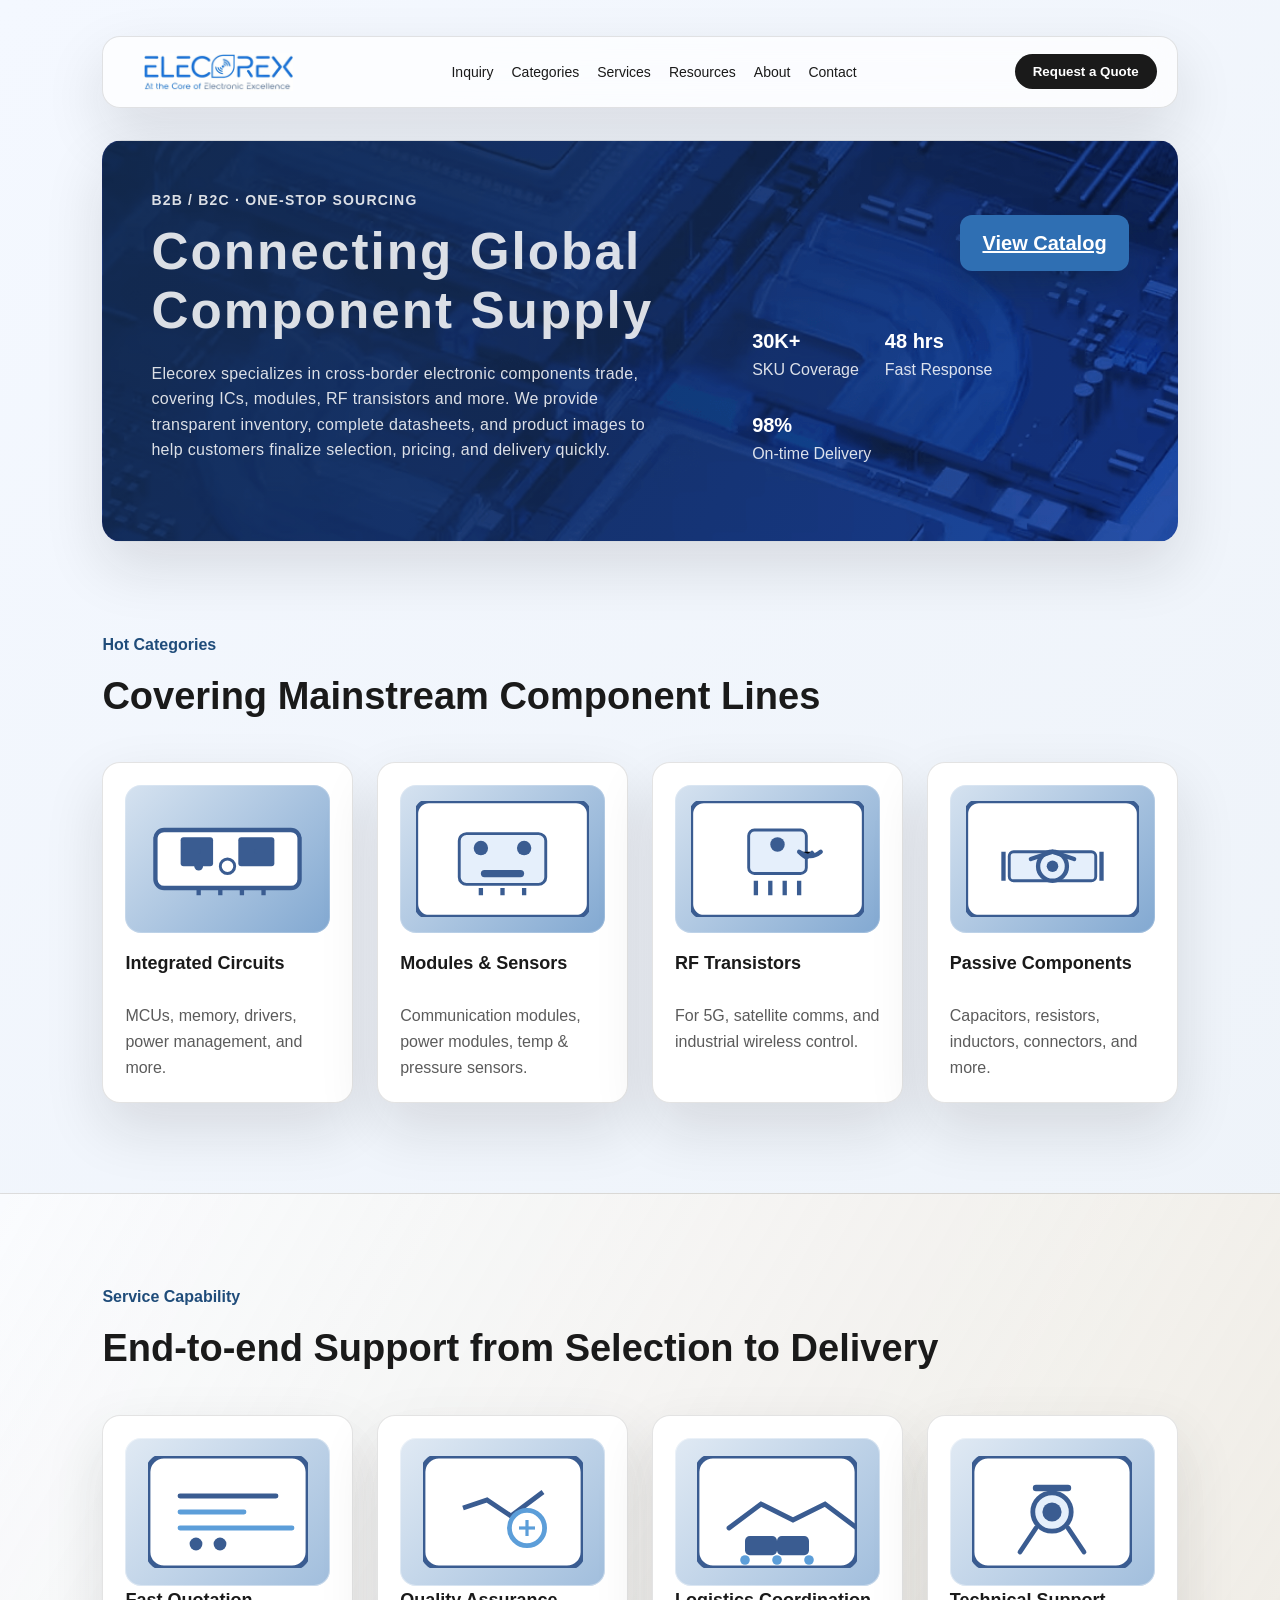
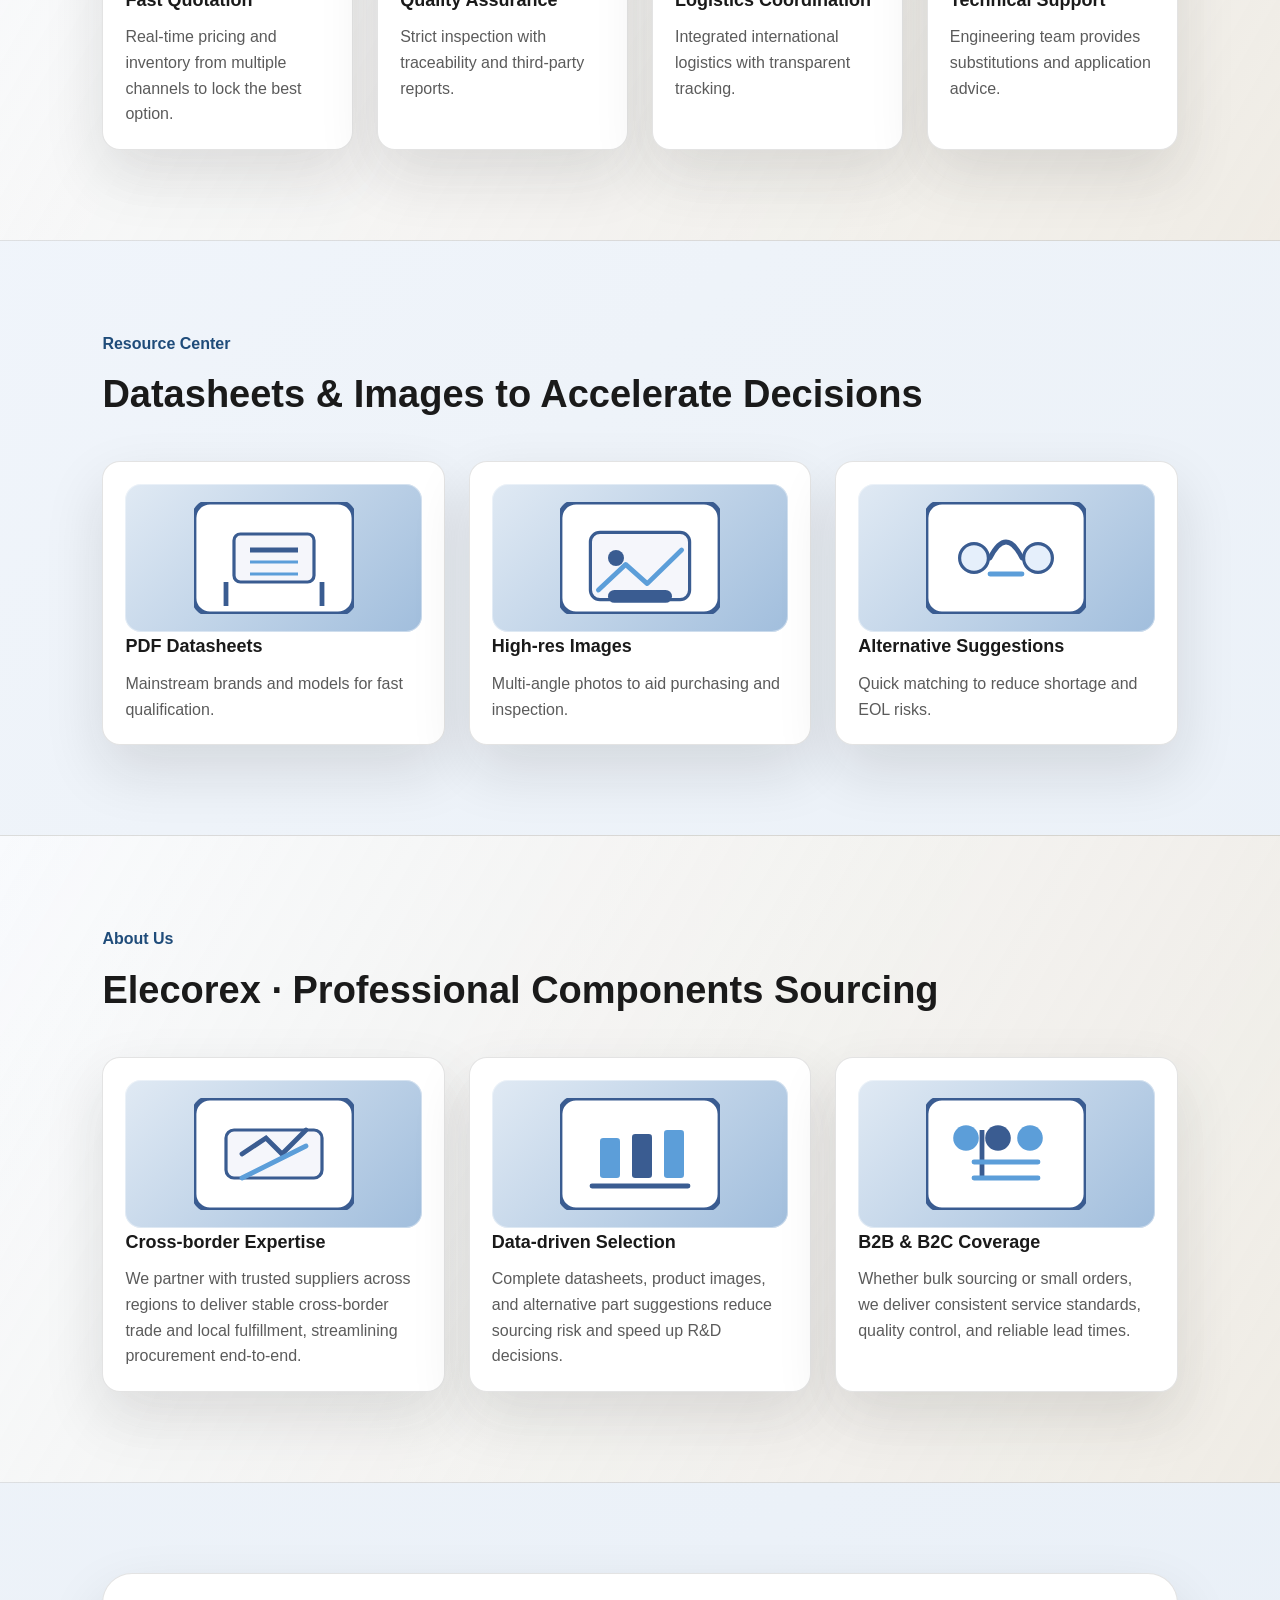
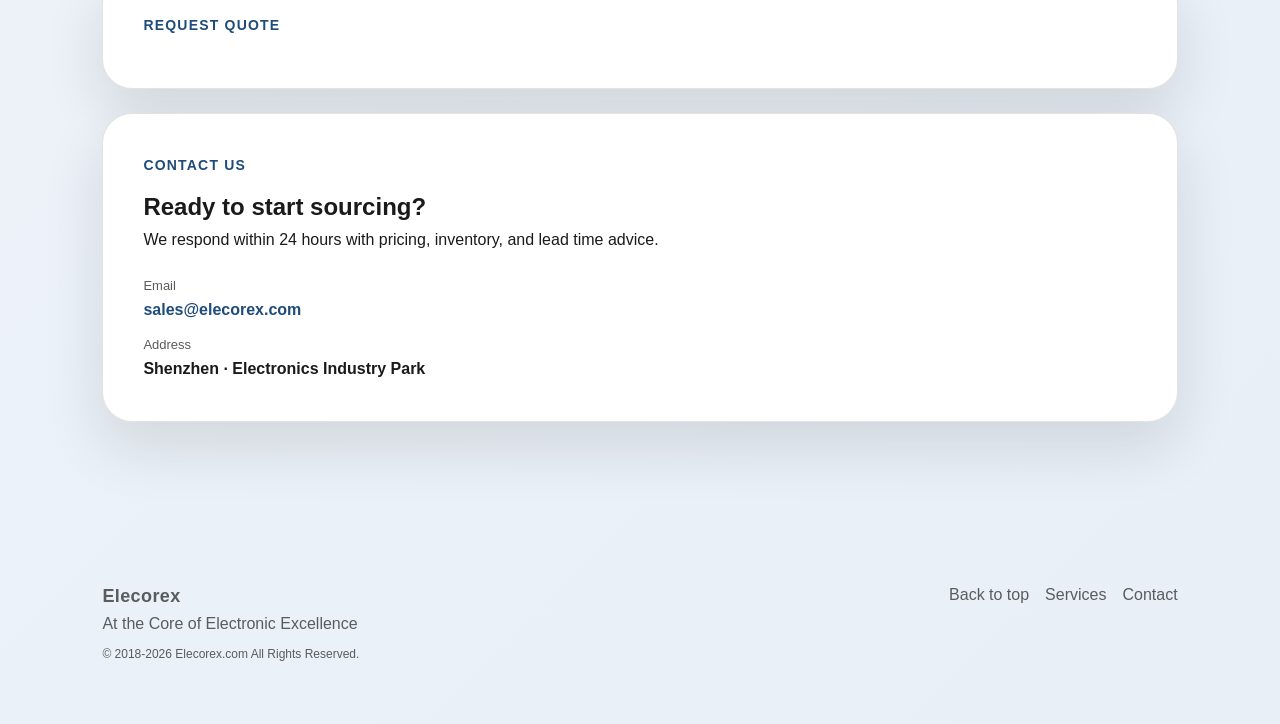
<file: index.html>
<!doctype html>
<html lang="en">
  <head>
    <meta charset="utf-8" />
    <meta name="viewport" content="width=device-width, initial-scale=1" />
    <title>Electronic Components Store: Buy ICs, Modules & Semiconductors | Elecorex</title>
    <meta
      id="meta-desc"
      name="description"
      content="Elecorex offers a wide range of electronic components including ICs modules RF transistors sensors and capacitors with reliable sourcing solutions."
    />
    <meta name="keywords" content="Electronic Components Store: Buy ICs, Modules &amp; Semiconductors"/>
    <meta name="robots" content="index,follow,max-image-preview:large" />
    <link rel="canonical" href="https://www.elecorex.com/" />
    <link rel="icon" href="favicon.ico" sizes="any" />
    <meta property="og:type" content="website" />
    <meta property="og:site_name" content="Elecorex" />
    <meta property="og:title" content="Electronic Components Store: Buy ICs, Modules & Semiconductors | Elecorex" />
    <meta
      property="og:description"
      content="Elecorex offers a wide range of electronic components including ICs modules RF transistors sensors and capacitors with reliable sourcing solutions."
    />
    <meta property="og:url" content="https://www.elecorex.com/" />
    <meta property="og:image" content="https://www.elecorex.com/assets/LOGO.png" />

    <meta name="twitter:card" content="summary_large_image" />
    <meta name="twitter:title" content="Electronic Components Store: Buy ICs, Modules & Semiconductors | Elecorex" />
    <meta
      name="twitter:description"
      content="Elecorex offers a wide range of electronic components including ICs modules RF transistors sensors and capacitors with reliable sourcing solutions."
    />
    <meta name="twitter:image" content="https://www.elecorex.com/assets/LOGO.png" />

    <script type="application/ld+json">
      {
        "@context": "https://schema.org",
        "@graph": [
          {
            "@type": "Organization",
            "name": "Elecorex",
            "url": "https://www.elecorex.com/",
            "logo": "https://www.elecorex.com/assets/LOGO.png",
            "email": "sales@elecorex.com",
            "description": "Professional electronic components sourcing for B2B and B2C customers."
          },
          {
            "@type": "WebSite",
            "name": "Elecorex",
            "url": "https://www.elecorex.com/",
            "publisher": {
              "@type": "Organization",
              "name": "Elecorex"
            }
          }
        ]
      }
    </script>
    <link rel="stylesheet" href="styles.css" />
    <!-- Google tag (gtag.js) -->
<script async src="https://www.googletagmanager.com/gtag/js?id=G-JQVQ27ZQL0"></script>
<script>
  window.dataLayer = window.dataLayer || [];
  function gtag(){dataLayer.push(arguments);}
  gtag('js', new Date());

  gtag('config', 'G-JQVQ27ZQL0');
</script>
  </head>
  <body>
    <div class="page">
      <header class="hero" id="top">
        <nav class="nav">
          <a class="brand" href="index.html">
            <img class="brand-logo" src="assets/LOGO.png" alt="Elecorex logo" />
          </a>
          <div class="nav-links">
            <a href="#inquiry">Inquiry</a>
            <a href="#categories">Categories</a>
            <a href="#services">Services</a>
            <a href="#resources">Resources</a>
            <a href="#about">About</a>
            <a href="#contact">Contact</a>
          </div>
          <div class="nav-actions">
            <button class="nav-cta">Request a Quote</button>
          </div>
        </nav>

        <div
          class="hero-banner"
          role="img"
          aria-label="Electronic components banner"
        >
          <div class="banner-content">
            <div class="banner-grid">
              <div class="banner-left">
                <p class="eyebrow">B2B / B2C · One-stop Sourcing</p>
                <h1>
                  <span class="banner-highlight">Connecting Global Component Supply</span>
                </h1>
                <p class="hero-desc">
                  Elecorex specializes in cross-border electronic components trade, covering ICs,
                  modules, RF transistors and more. We provide transparent inventory, complete
                  datasheets, and product images to help customers finalize selection, pricing,
                  and delivery quickly.
                </p>
              </div>
              <div class="banner-right">
                <div class="hero-actions">
                  <!-- <button class="primary">Talk to Us</button> -->
                  <a class="primary" href="products.html">View Catalog</a>
                </div>
                <div class="hero-metrics">
                  <div>
                    <strong>30K+</strong>
                    <span>SKU Coverage</span>
                  </div>
                  <div>
                    <strong>48 hrs</strong>
                    <span>Fast Response</span>
                  </div>
                  <div>
                    <strong>98%</strong>
                    <span>On-time Delivery</span>
                  </div>
                </div>
              </div>
            </div>
          </div>
        </div>
      </header>

      <section class="section" id="categories">
        <div class="section-title">
          <p>Hot Categories</p>
          <h2>Covering Mainstream Component Lines</h2>
        </div>
        <div class="category-grid">
          <a class="category-card" href="products.html#ic">
            <div class="category-media">
              <img src="assets/ic.svg" alt="Integrated circuits icon" loading="lazy" />
            </div>
            <h3>Integrated Circuits</h3>
            <p>MCUs, memory, drivers, power management, and more.</p>
          </a>
          <a class="category-card" href="products.html#modules">
            <div class="category-media">
              <img src="assets/module.svg" alt="Modules and sensors icon" loading="lazy" />
            </div>
            <h3>Modules & Sensors</h3>
            <p>Communication modules, power modules, temp & pressure sensors.</p>
          </a>
          <a class="category-card" href="products.html#rf">
            <div class="category-media">
              <img src="assets/rf.svg" alt="RF transistors icon" loading="lazy" />
            </div>
            <h3>RF Transistors</h3>
            <p>For 5G, satellite comms, and industrial wireless control.</p>
          </a>
          <a class="category-card" href="products.html#passive">
            <div class="category-media">
              <img src="assets/passive.svg" alt="Passive components icon" loading="lazy" />
            </div>
            <h3>Passive Components</h3>
            <p>Capacitors, resistors, inductors, connectors, and more.</p>
          </a>
        </div>
      </section>

      <section class="section alt" id="services">
        <div class="section-title">
          <p>Service Capability</p>
          <h2>End-to-end Support from Selection to Delivery</h2>
        </div>

        <div class="service-grid">
          <div class="service-card">
            <div class="card-media">
              <img src="assets/service-fast.svg" alt="Fast quotation icon" loading="lazy" />
            </div>
            <h3>Fast Quotation</h3>
            <p>Real-time pricing and inventory from multiple channels to lock the best option.</p>
          </div>
          <div class="service-card">
            <div class="card-media">
              <img src="assets/service-quality.svg" alt="Quality assurance icon" loading="lazy" />
            </div>
            <h3>Quality Assurance</h3>
            <p>Strict inspection with traceability and third-party reports.</p>
          </div>
          <div class="service-card">
            <div class="card-media">
              <img src="assets/service-logistics.svg" alt="Logistics icon" loading="lazy" />
            </div>
            <h3>Logistics Coordination</h3>
            <p>Integrated international logistics with transparent tracking.</p>
          </div>
          <div class="service-card">
            <div class="card-media">
              <img src="assets/service-support.svg" alt="Technical support icon" loading="lazy" />
            </div>
            <h3>Technical Support</h3>
            <p>Engineering team provides substitutions and application advice.</p>
          </div>
        </div>
      </section>

      <section class="section" id="resources">
        <div class="section-title">
          <p>Resource Center</p>
          <h2>Datasheets & Images to Accelerate Decisions</h2>
        </div>

        <div class="resource-grid">
          <div class="resource-card">
            <div class="card-media">
              <img src="assets/resource-datasheet.svg" alt="Datasheet icon" loading="lazy" />
            </div>
            <h3>PDF Datasheets</h3>
            <p>Mainstream brands and models for fast qualification.</p>
          </div>
          <div class="resource-card">
            <div class="card-media">
              <img src="assets/resource-image.svg" alt="Product image icon" loading="lazy" />
            </div>
            <h3>High-res Images</h3>
            <p>Multi-angle photos to aid purchasing and inspection.</p>
          </div>
          <div class="resource-card">
            <div class="card-media">
              <img src="assets/resource-alternative.svg" alt="Alternative icon" loading="lazy" />
            </div>
            <h3>Alternative Suggestions</h3>
            <p>Quick matching to reduce shortage and EOL risks.</p>
          </div>
        </div>
      </section>

      <section class="section alt" id="about">
        <div class="section-title">
          <p>About Us</p>
          <h2>Elecorex · Professional Components Sourcing</h2>
        </div>

        <div class="about-grid">
          <div class="about-card">
            <div class="card-media">
              <img src="assets/about-cross.svg" alt="Cross-border expertise icon" loading="lazy" />
            </div>
            <h3>Cross-border Expertise</h3>
            <p>
              We partner with trusted suppliers across regions to deliver stable cross-border
              trade and local fulfillment, streamlining procurement end-to-end.
            </p>
          </div>
          <div class="about-card">
            <div class="card-media">
              <img src="assets/about-data.svg" alt="Data-driven selection icon" loading="lazy" />
            </div>
            <h3>Data-driven Selection</h3>
            <p>
              Complete datasheets, product images, and alternative part suggestions reduce
              sourcing risk and speed up R&D decisions.
            </p>
          </div>
          <div class="about-card">
            <div class="card-media">
              <img src="assets/about-b2b.svg" alt="B2B B2C icon" loading="lazy" />
            </div>
            <h3>B2B & B2C Coverage</h3>
            <p>
              Whether bulk sourcing or small orders, we deliver consistent service standards,
              quality control, and reliable lead times.
            </p>
          </div>
        </div>
      </section>

      <section class="section contact" id="inquiry">
        <div class="inquiry-card">
          <p class="eyebrow">Request Quote</p>
          <div class="contact-form jotform-embed" aria-label="Inquiry form">
            <script type="text/javascript" src="https://www.jotform.com/jsform/260854511059053"></script>
          </div>
        </div>

        <div class="contact-card" id="contact">
          <div>
            <p class="eyebrow">Contact Us</p>
            <h2>Ready to start sourcing?</h2>
            <p>We respond within 24 hours with pricing, inventory, and lead time advice.</p>
            <div class="contact-info">
              <div>
                <span>Email</span>
                <strong><a href="mailto:sales@elecorex.com">sales@elecorex.com</a></strong>
              </div>
              
              <div>
                <span>Address</span>
                <strong>Shenzhen · Electronics Industry Park</strong>
              </div>
            </div>
          </div>
        </div>
      </section>

      <footer class="footer">
        <div>
          <div class="brand-name">Elecorex</div>
          <p>At the Core of Electronic Excellence</p>
          <p class="footer-copy">© 2018-2026 Elecorex.com All Rights Reserved.</p>
        </div>
        <div class="footer-links">
          <a href="#top">Back to top</a>
          <a href="#services">Services</a>
          <a href="#contact">Contact</a>
        </div>
      </footer>
      <button class="scroll-top" aria-label="Back to top"></button>
    </div>

    <script src="script.js"></script>
  </body>
</html>
</file>
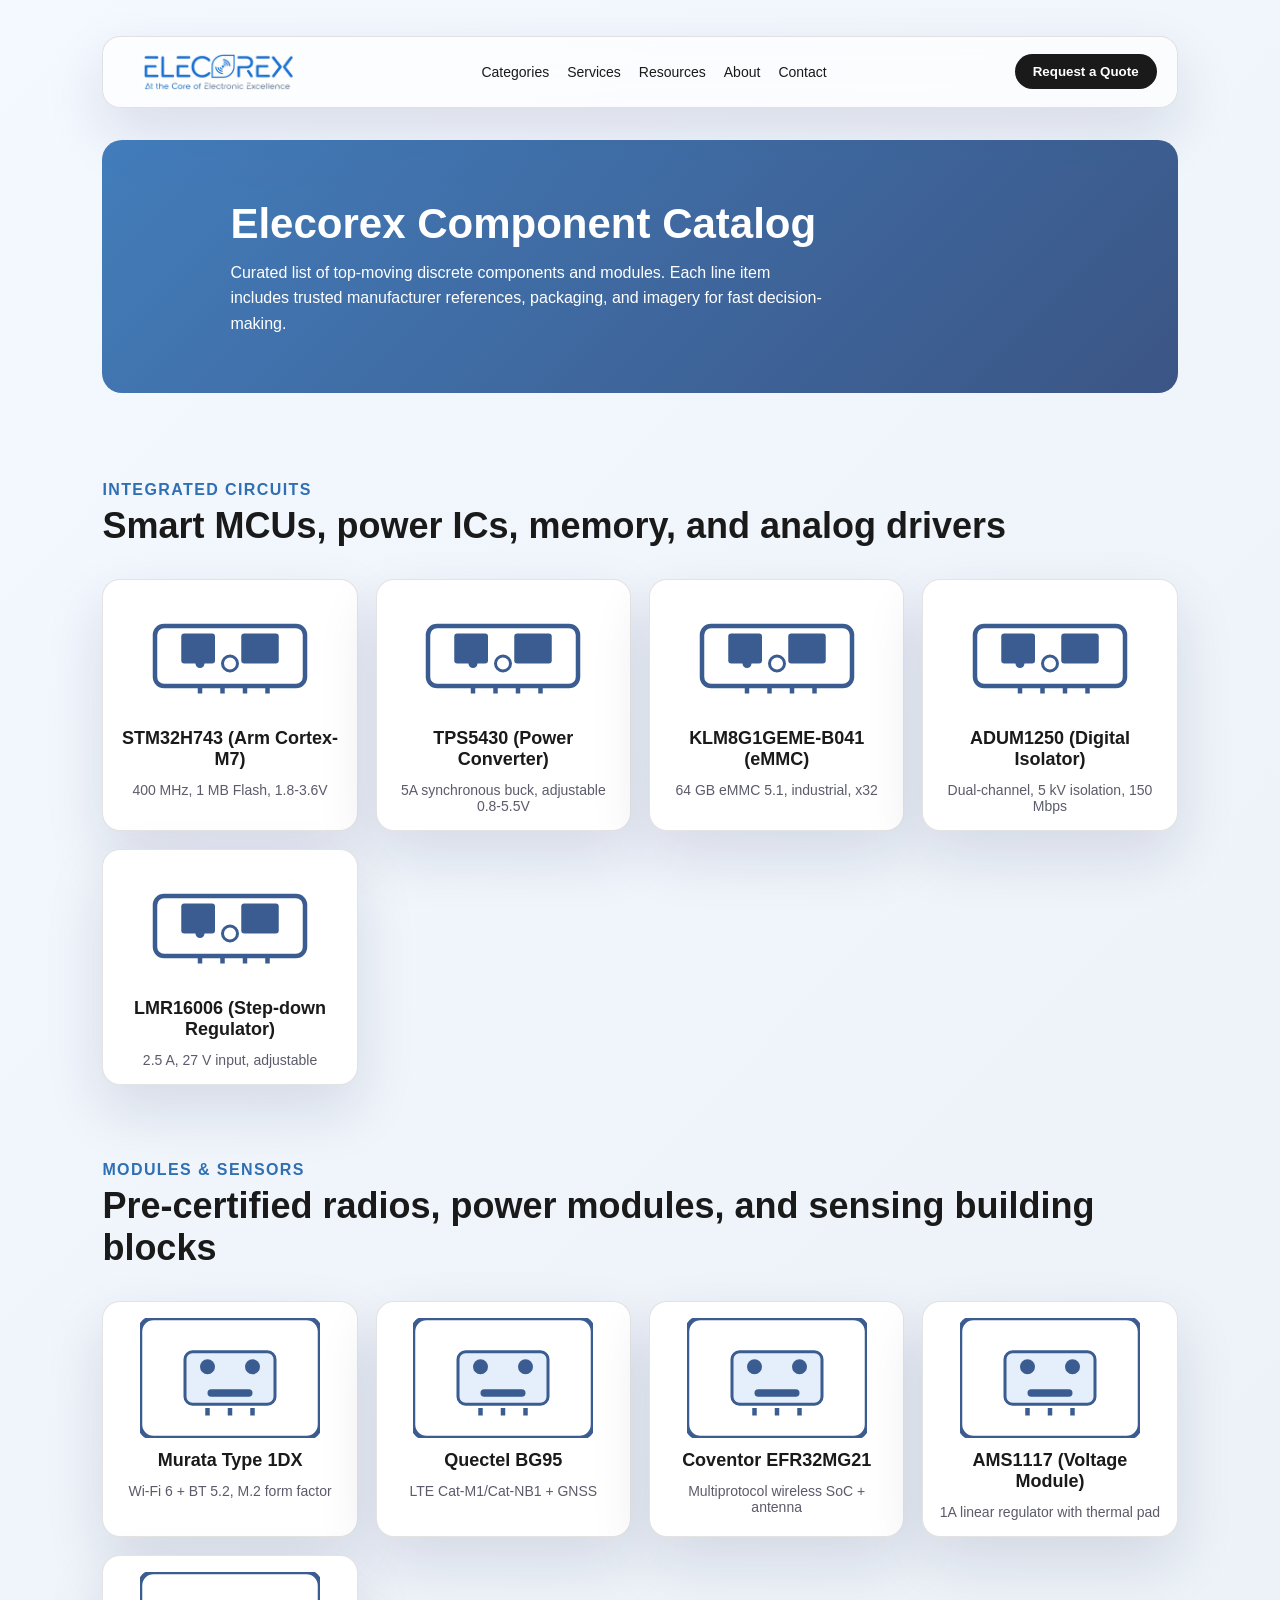
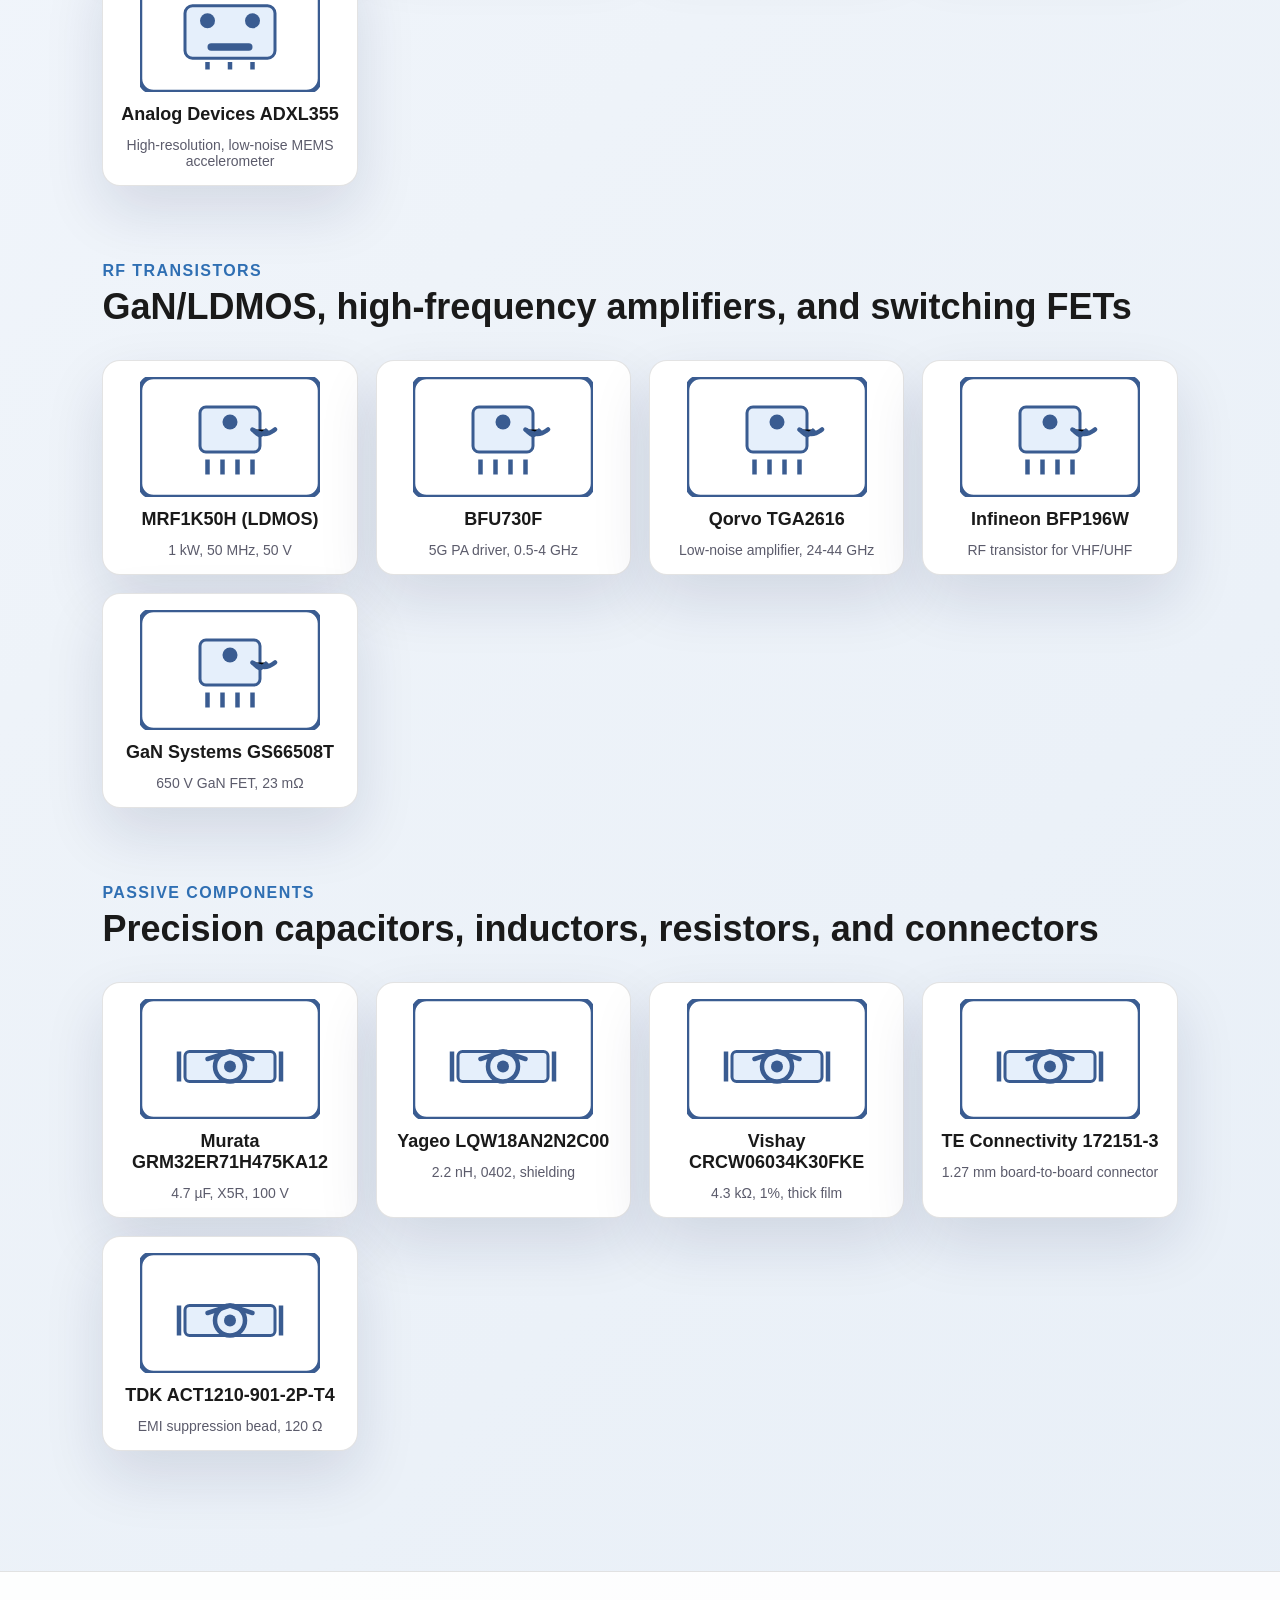
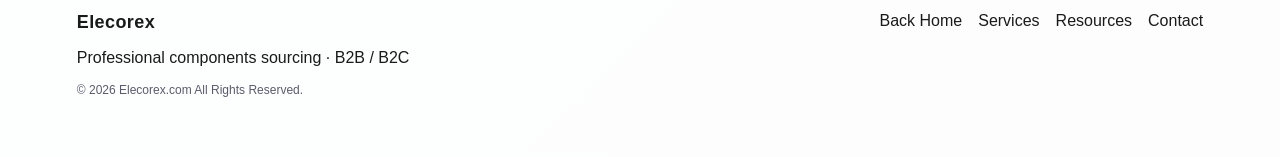
<file: products.html>
<!doctype html>
<html lang="en">
  <head>
    <meta charset="utf-8" />
    <meta name="viewport" content="width=device-width, initial-scale=1" />
    <title>Electronic Components Catalog | IC, RF, Modules | Elecorex</title>
    <meta
      name="description"
      content="Browse Elecorex electronic components catalog covering ICs, modules, RF transistors, and passive components with curated specifications."
    />
    <meta name="robots" content="index,follow,max-image-preview:large" />
    <link rel="canonical" href="https://www.elecorex.com/products.html" />
    <link rel="icon" href="favicon.ico" sizes="any" />

    <meta property="og:type" content="website" />
    <meta property="og:site_name" content="Elecorex" />
    <meta property="og:title" content="Electronic Components Catalog | IC, RF, Modules | Elecorex" />
    <meta
      property="og:description"
      content="Explore Elecorex catalog of ICs, wireless modules, RF transistors, and passive components for sourcing teams and engineers."
    />
    <meta property="og:url" content="https://www.elecorex.com/products.html" />
    <meta property="og:image" content="https://www.elecorex.com/assets/LOGO.png" />

    <meta name="twitter:card" content="summary_large_image" />
    <meta name="twitter:title" content="Electronic Components Catalog | Elecorex" />
    <meta
      name="twitter:description"
      content="Component catalog with ICs, modules, RF parts, and passive devices."
    />
    <meta name="twitter:image" content="https://www.elecorex.com/assets/LOGO.png" />

    <script type="application/ld+json">
      {
        "@context": "https://schema.org",
        "@type": "CollectionPage",
        "name": "Elecorex Component Catalog",
        "url": "https://www.elecorex.com/products.html",
        "description": "Catalog of integrated circuits, modules, RF transistors, and passive components.",
        "isPartOf": {
          "@type": "WebSite",
          "name": "Elecorex",
          "url": "https://www.elecorex.com/"
        },
        "publisher": {
          "@type": "Organization",
          "name": "Elecorex",
          "url": "https://www.elecorex.com/",
          "logo": "https://www.elecorex.com/assets/LOGO.png"
        }
      }
    </script>
    <link rel="stylesheet" href="products.css" />
  </head>
  <body>
    <div class="page">
      <header class="hero" id="top">
        <nav class="nav">
          <a class="brand" href="index.html">
            <img class="brand-logo" src="assets/LOGO.png" alt="Elecorex logo" />
          </a>
          <div class="nav-links">
            <a href="index.html#categories">Categories</a>
            <a href="index.html#services">Services</a>
            <a href="index.html#resources">Resources</a>
            <a href="index.html#about">About</a>
            <a href="index.html#contact">Contact</a>
          </div>
          <div class="nav-actions">
            <button class="nav-cta">Request a Quote</button>
          </div>
        </nav>

        <div class="hero-banner minimal">
          <div class="banner-text">
            <h1>Elecorex Component Catalog</h1>
            <p>
              Curated list of top-moving discrete components and modules. Each line item
              includes trusted manufacturer references, packaging, and imagery for fast
              decision-making.
            </p>
          </div>
        </div>
      </header>

      <main>
        <section class="product-section" id="ic">
          <div class="section-header">
            <div>
              <p>Integrated Circuits</p>
              <h2>Smart MCUs, power ICs, memory, and analog drivers</h2>
            </div>
          </div>
          <div class="product-grid">
            <article class="product-card">
              <img src="assets/ic.svg" alt="IC 1" />
              <h3>STM32H743 (Arm Cortex-M7)</h3>
              <p>400 MHz, 1 MB Flash, 1.8-3.6V</p>
            </article>
            <article class="product-card">
              <img src="assets/ic.svg" alt="IC 2" />
              <h3>TPS5430 (Power Converter)</h3>
              <p>5A synchronous buck, adjustable 0.8-5.5V</p>
            </article>
            <article class="product-card">
              <img src="assets/ic.svg" alt="IC 3" />
              <h3>KLM8G1GEME-B041 (eMMC)</h3>
              <p>64 GB eMMC 5.1, industrial, x32</p>
            </article>
            <article class="product-card">
              <img src="assets/ic.svg" alt="IC 4" />
              <h3>ADUM1250 (Digital Isolator)</h3>
              <p>Dual-channel, 5 kV isolation, 150 Mbps</p>
            </article>
            <article class="product-card">
              <img src="assets/ic.svg" alt="IC 5" />
              <h3>LMR16006 (Step-down Regulator)</h3>
              <p>2.5 A, 27 V input, adjustable</p>
            </article>
          </div>
        </section>

        <section class="product-section" id="modules">
          <div class="section-header">
            <div>
              <p>Modules & Sensors</p>
              <h2>Pre-certified radios, power modules, and sensing building blocks</h2>
            </div>
          </div>
          <div class="product-grid">
            <article class="product-card">
              <img src="assets/module.svg" alt="Module 1" />
              <h3>Murata Type 1DX</h3>
              <p>Wi-Fi 6 + BT 5.2, M.2 form factor</p>
            </article>
            <article class="product-card">
              <img src="assets/module.svg" alt="Module 2" />
              <h3>Quectel BG95</h3>
              <p>LTE Cat-M1/Cat-NB1 + GNSS</p>
            </article>
            <article class="product-card">
              <img src="assets/module.svg" alt="Module 3" />
              <h3>Coventor EFR32MG21</h3>
              <p>Multiprotocol wireless SoC + antenna</p>
            </article>
            <article class="product-card">
              <img src="assets/module.svg" alt="Module 4" />
              <h3>AMS1117 (Voltage Module)</h3>
              <p>1A linear regulator with thermal pad</p>
            </article>
            <article class="product-card">
              <img src="assets/module.svg" alt="Module 5" />
              <h3>Analog Devices ADXL355</h3>
              <p>High-resolution, low-noise MEMS accelerometer</p>
            </article>
          </div>
        </section>

        <section class="product-section" id="rf">
          <div class="section-header">
            <div>
              <p>RF Transistors</p>
              <h2>GaN/LDMOS, high-frequency amplifiers, and switching FETs</h2>
            </div>
          </div>
          <div class="product-grid">
            <article class="product-card">
              <img src="assets/rf.svg" alt="RF 1" />
              <h3>MRF1K50H (LDMOS)</h3>
              <p>1 kW, 50 MHz, 50 V</p>
            </article>
            <article class="product-card">
              <img src="assets/rf.svg" alt="RF 2" />
              <h3>BFU730F</h3>
              <p>5G PA driver, 0.5-4 GHz</p>
            </article>
            <article class="product-card">
              <img src="assets/rf.svg" alt="RF 3" />
              <h3>Qorvo TGA2616</h3>
              <p>Low-noise amplifier, 24-44 GHz</p>
            </article>
            <article class="product-card">
              <img src="assets/rf.svg" alt="RF 4" />
              <h3>Infineon BFP196W</h3>
              <p>RF transistor for VHF/UHF</p>
            </article>
            <article class="product-card">
              <img src="assets/rf.svg" alt="RF 5" />
              <h3>GaN Systems GS66508T</h3>
              <p>650 V GaN FET, 23 mΩ</p>
            </article>
          </div>
        </section>

        <section class="product-section" id="passive">
          <div class="section-header">
            <div>
              <p>Passive Components</p>
              <h2>Precision capacitors, inductors, resistors, and connectors</h2>
            </div>
          </div>
          <div class="product-grid">
            <article class="product-card">
              <img src="assets/passive.svg" alt="Passive 1" />
              <h3>Murata GRM32ER71H475KA12</h3>
              <p>4.7 µF, X5R, 100 V</p>
            </article>
            <article class="product-card">
              <img src="assets/passive.svg" alt="Passive 2" />
              <h3>Yageo LQW18AN2N2C00</h3>
              <p>2.2 nH, 0402, shielding</p>
            </article>
            <article class="product-card">
              <img src="assets/passive.svg" alt="Passive 3" />
              <h3>Vishay CRCW06034K30FKE</h3>
              <p>4.3 kΩ, 1%, thick film</p>
            </article>
            <article class="product-card">
              <img src="assets/passive.svg" alt="Passive 4" />
              <h3>TE Connectivity 172151-3</h3>
              <p>1.27 mm board-to-board connector</p>
            </article>
            <article class="product-card">
              <img src="assets/passive.svg" alt="Passive 5" />
              <h3>TDK ACT1210-901-2P-T4</h3>
              <p>EMI suppression bead, 120 Ω</p>
            </article>
          </div>
        </section>
      </main>

      <footer class="footer">
        <div>
          <div class="brand-name">Elecorex</div>
          <p>Professional components sourcing · B2B / B2C</p>
          <p class="footer-copy">© 2026 Elecorex.com All Rights Reserved.</p>
        </div>
        <div class="footer-links">
          <a href="index.html#top">Back Home</a>
          <a href="index.html#services">Services</a>
          <a href="index.html#resources">Resources</a>
          <a href="index.html#contact">Contact</a>
        </div>
      </footer>
      <button class="scroll-top" aria-label="Back to top"></button>
    </div>

    <script src="script.js"></script>
  </body>
</html>
</file>
<file: styles.css>
@import url("https://fonts.googleapis.com/css2?family=Space+Grotesk:wght@400;500;600;700&display=swap");

:root {
  color-scheme: light;
  --bg: #f6f2ec;
  --bg-alt: #f0ebe2;
  --ink: #1a1a1a;
  --muted: #5b5b5b;
  --accent: #2f6fb3;
  --accent-strong: #1f4c7a;
  --card: #ffffff;
  --stroke: rgba(26, 26, 26, 0.12);
  --glow: rgba(47, 111, 179, 0.18);
  --shadow: 0 25px 60px rgba(26, 26, 26, 0.12);
}

* {
  box-sizing: border-box;
  margin: 0;
  padding: 0;
}

body {
  font-family: "Arial", sans-serif;
  background: linear-gradient(135deg, #f4f8ff 0%, #eef3f9 50%, #e8eff7 100%);
  color: var(--ink);
  line-height: 1.6;
}

.page {
  min-height: 100vh;
  display: flex;
  flex-direction: column;
}

.hero {
  padding: 36px 8vw 0px;
  position: relative;
  z-index: 1;
}

.nav {
  display: flex;
  align-items: center;
  justify-content: space-between;
  gap: 24px;
  padding: 16px 20px;
  background: rgba(255, 255, 255, 0.7);
  border: 1px solid var(--stroke);
  border-radius: 18px;
  backdrop-filter: blur(12px);
  box-shadow: var(--shadow);
  flex-wrap: wrap;
}

.nav-actions {
  display: flex;
  align-items: center;
  gap: 12px;
}

.brand {
  display: flex;
  align-items: center;
  gap: 14px;
  margin-left: 20px;
}

.brand-logo {
  width: 150px;
  height: auto;
  display: block;
  object-fit: contain;
}

.brand-name {
  font-weight: 700;
  font-size: 18px;
  letter-spacing: 0.4px;
}

.brand-sub {
  font-size: 12px;
  color: var(--muted);
}

.nav-links {
  display: flex;
  gap: 18px;
  flex-wrap: wrap;
}

.nav a {
  text-decoration: none;
  color: var(--ink);
  font-size: 14px;
  position: relative;
}

.nav a::after {
  content: "";
  position: absolute;
  left: 0;
  bottom: -6px;
  width: 0;
  height: 2px;
  background: var(--accent);
  transition: width 0.3s ease;
}

.nav a:hover::after {
  width: 100%;
}

.nav-cta {
  background: var(--ink);
  color: #fff;
  border: none;
  border-radius: 999px;
  padding: 10px 18px;
  font-weight: 600;
  cursor: pointer;
  transition: background 0.25s ease, transform 0.2s ease, box-shadow 0.25s ease;
}

.nav-cta:hover,
.nav-cta:focus-visible {
  background: var(--accent-strong);
  box-shadow: 0 10px 22px rgba(31, 76, 122, 0.18);
  transform: translateY(-1px);
}

.nav-cta:focus-visible {
  outline: 3px solid rgba(47, 111, 179, 0.35);
  outline-offset: 3px;
}

.scroll-top {
  position: fixed;
  right: 22px;
  bottom: 22px;
  width: 46px;
  height: 46px;
  border: none;
  border-radius: 50%;
  background: var(--ink);
  color: #fff;
  display: inline-flex;
  align-items: center;
  justify-content: center;
  font-size: 20px;
  cursor: pointer;
  box-shadow: 0 18px 38px rgba(26, 26, 26, 0.2);
  opacity: 0;
  visibility: hidden;
  transform: translateY(12px);
  transition: opacity 0.25s ease, transform 0.2s ease, background 0.25s ease;
  z-index: 1000;
}

.scroll-top::before {
  content: "↑";
  line-height: 1;
}

.scroll-top.show {
  opacity: 1;
  visibility: visible;
  transform: translateY(0);
}

.scroll-top:hover,
.scroll-top:focus-visible {
  background: var(--accent-strong);
}

.scroll-top:focus-visible {
  outline: 3px solid rgba(47, 111, 179, 0.35);
  outline-offset: 4px;
}

.hero-banner {
  min-height: 360px;
  border-radius: 20px;
  border: 1px solid var(--stroke);
  background: url("assets/homebanner.png") center/cover no-repeat;
  box-shadow: var(--shadow);
  position: relative;
  overflow: hidden;
  display: flex;
  align-items: center;
  margin-top: 32px;
}

.hero-grid {
  display: grid;
  grid-template-columns: minmax(0, 1.1fr) minmax(0, 0.9fr);
  gap: 48px;
  margin-top: 60px;
  align-items: center;
}

.hero-banner::before {
  content: "";
  position: absolute;
  inset: 0;
  background: linear-gradient(120deg, rgba(15, 38, 64, 0.65), rgba(15, 38, 64, 0.15));
}

.banner-content {
  position: relative;
  z-index: 1;
  padding: 48px;
  max-width: 1100px;
  color: #ffffff;
}

.banner-grid {
  display: flex;
  gap: 36px;
  align-items: stretch;
  justify-content: space-between;
}

.banner-left {
  flex: 1.2;
}

.banner-right {
  flex: 0.8;
  display: flex;
  flex-direction: column;
  justify-content: center;
  gap: 24px;
  align-items: flex-end;
}

.banner-right .hero-actions,
.banner-right .hero-metrics {
  width: 100%;
}

.banner-left h1 {
  line-height: 1.3;
  margin-bottom: 18px;
}

.banner-left .hero-desc {
  max-width: 520px;
  color: rgba(255, 255, 255, 0.9);
  letter-spacing: 0.02em;
}

.banner-right .hero-actions {
  justify-content: flex-end;
}

.banner-content .eyebrow,
.banner-content .hero-desc,
.banner-content .hero-metrics span {
  color: rgba(255, 255, 255, 0.85);
}

.banner-content h1 span,
.banner-content .hero-metrics strong {
  color: #ffffff;
}

.banner-highlight {
  color: #8ad2ff;
  display: block;
  letter-spacing: 0.04em;
}

.banner-content .ghost {
  border: 1px solid rgba(255, 255, 255, 0.6);
  color: #ffffff;
}

.banner-content .primary {
  box-shadow: 0 16px 30px rgba(15, 38, 64, 0.35);
}

.eyebrow {
  font-size: 14px;
  text-transform: uppercase;
  letter-spacing: 1.2px;
  color: var(--accent-strong);
  font-weight: 600;
  margin-bottom: 12px;
}

.hero h1 {
  font-size: clamp(32px, 4vw, 54px);
  line-height: 1.15;
  margin-bottom: 20px;
}

.hero h1 span {
  display: block;
  color: rgba(255, 255, 255, 0.85);
}

.hero-desc {
  color: var(--muted);
  max-width: 540px;
  margin-bottom: 30px;
}

.hero-actions {
  display: flex;
  gap: 16px;
  margin-bottom: 30px;
}

.primary,
.ghost,
.contact-form button,
.chip-footer button {
  padding: 12px 22px;
  border-radius: 12px;
  font-weight: 600;
  border: none;
  cursor: pointer;
  transition: transform 0.2s ease, box-shadow 0.2s ease;
}

.primary {
  background: var(--accent);
  color: #fff;
  font-size: 20px;
}

.ghost {
  background: transparent;
  border: 1px solid var(--stroke);
}

.primary:hover,
.ghost:hover,
.contact-form button:hover,
.chip-footer button:hover {
  transform: translateY(-2px);
  box-shadow: 0 16px 30px rgba(26, 26, 26, 0.18);
}
.primary:hover{
  color:#2f6fb3;
  background-color: #e8eff7;
}

.hero-metrics {
  display: flex;
  gap: 26px;
  flex-wrap: wrap;
}

.hero-metrics strong {
  font-size: 20px;
  display: block;
}

.hero-visual {
  display: grid;
  gap: 24px;
}

.chip-card,
.stats-card {
  background: var(--card);
  border-radius: 24px;
  padding: 28px;
  border: 1px solid var(--stroke);
  box-shadow: var(--shadow);
}

.chip-top {
  display: flex;
  justify-content: space-between;
  color: var(--muted);
  font-size: 13px;
}

.chip-card h3 {
  font-size: 22px;
  margin: 16px 0 8px;
}

.chip-card p {
  color: var(--muted);
  margin-bottom: 20px;
}

.chip-footer {
  display: flex;
  align-items: center;
  justify-content: space-between;
}

.chip-footer span {
  font-size: 12px;
  color: var(--muted);
}

.stats-card h4 {
  font-size: 18px;
  margin-bottom: 12px;
}

.stats-card ul {
  list-style: none;
  display: grid;
  gap: 10px;
  color: var(--muted);
}

.section {
  padding: 90px 8vw;
  position: relative;
  z-index: 1;
}

.section.alt {
  background: linear-gradient(120deg, rgba(255, 255, 255, 0.6), rgba(240, 235, 226, 0.85));
  border-top: 1px solid var(--stroke);
  border-bottom: 1px solid var(--stroke);
}

.section-title {
  margin-bottom: 36px;
}

.section-title p {
  color: var(--accent-strong);
  font-weight: 600;
  margin-bottom: 8px;
}

.section-title h2 {
  font-size: clamp(26px, 3vw, 38px);
}

.section-media {
  display: flex;
  justify-content: center;
  margin-bottom: 24px;
}

.section-media img {
  width: min(320px, 80%);
  max-width: 320px;
  border-radius: 24px;
  border: 1px solid rgba(26, 26, 26, 0.08);
  box-shadow: 0 16px 30px rgba(26, 26, 26, 0.08);
}

.about-grid,
.service-grid,
.category-grid,
.resource-grid {
  display: grid;
  gap: 24px;
  grid-template-columns: repeat(auto-fit, minmax(220px, 1fr));
}

.about-card,
.service-card,
.category-card,
.resource-card {
  background: var(--card);
  border-radius: 18px;
  padding: 22px;
  border: 1px solid var(--stroke);
  box-shadow: var(--shadow);
  min-height: 160px;
}

.about-card h3,
.service-card h3,
.category-card h3,
.resource-card h3 {
  margin-bottom: 10px;
  font-size: 18px;
}

.about-card p,
.service-card p,
.category-card p,
.resource-card p {
  color: var(--muted);
}

.category-card {
  display: flex;
  flex-direction: column;
  gap: 16px;
  text-decoration: none;
  color: inherit;
}

.category-media {
  border-radius: 16px;
  background: linear-gradient(135deg, rgba(47, 111, 179, 0.2), rgba(47, 111, 179, 0.6));
  padding: 16px;
  display: flex;
  align-items: center;
  justify-content: center;
  min-height: 140px;
  box-shadow: inset 0 0 0 1px rgba(255, 255, 255, 0.2);
}

.category-media img {
  width: 100%;
  max-height: 120px;
  object-fit: contain;
}

.card-media {
  border-radius: 16px;
  background: linear-gradient(135deg, rgba(47, 111, 179, 0.15), rgba(47, 111, 179, 0.45));
  padding: 18px;
  display: flex;
  align-items: center;
  justify-content: center;
  min-height: 120px;
  box-shadow: inset 0 0 0 1px rgba(255, 255, 255, 0.4);
}

.card-media img {
  width: 100%;
  max-width: 160px;
  object-fit: contain;
}

.contact {
  display: grid;
  gap: 24px;
  padding-bottom: 120px;
}

.inquiry-card {
  background: var(--card);
  border-radius: 30px;
  border: 1px solid var(--stroke);
  padding: 40px;
  box-shadow: var(--shadow);
}

.contact-card {
  background: var(--card);
  border-radius: 30px;
  border: 1px solid var(--stroke);
  padding: 40px;
  box-shadow: var(--shadow);
}

.contact-info {
  margin-top: 24px;
  display: grid;
  gap: 12px;
}

.contact-info span {
  display: block;
  color: var(--muted);
  font-size: 13px;
}

.contact-info a {
  color: var(--accent-strong);
  text-decoration: none;
}

.contact-form {
  display: grid;
  gap: 16px;
}

.contact-form label {
  font-size: 14px;
  color: var(--muted);
  display: grid;
  gap: 8px;
}

.contact-form input,
.contact-form textarea {
  border-radius: 12px;
  border: 1px solid var(--stroke);
  padding: 12px;
  font-family: inherit;
  resize: vertical;
}

.contact-form button {
  background: var(--accent-strong);
  color: #fff;
}

.form-note {
  font-size: 12px;
  color: var(--muted);
}

.footer {
  padding: 40px 8vw 60px;
  display: flex;
  justify-content: space-between;
  gap: 24px;
  color: var(--muted);
}

.footer-links {
  display: flex;
  gap: 16px;
}

.footer a {
  color: var(--muted);
  text-decoration: none;
}

.footer-copy {
  font-size: 12px;
  color: var(--muted);
  margin-top: 8px;
}

.reveal {
  opacity: 0;
  transform: translateY(30px);
  transition: opacity 0.8s ease, transform 0.8s ease;
}

.reveal.show {
  opacity: 1;
  transform: translateY(0);
}

@media (max-width: 980px) {
  .hero-grid {
    grid-template-columns: 1fr;
  }

  .nav {
    flex-direction: column;
    align-items: flex-start;
  }

  .nav-actions {
    width: 100%;
    flex-wrap: wrap;
    justify-content: space-between;
  }

  .nav-links {
    gap: 12px;
  }

  .brand-logo {
    width: 110px;
  }
}

@media (max-width: 720px) {
  .hero {
    padding: 24px 6vw 80px;
  }

  .banner-content {
    padding: 24px 0;
  }

  .banner-grid {
    flex-direction: column;
    gap: 20px;
  }

  .banner-right {
    width: 100%;
    align-items: flex-start;
    gap: 16px;
  }

  .banner-right .hero-actions {
    justify-content: flex-start;
  }

  .hero-actions {
    flex-direction: column;
    align-items: flex-start;
  }

  .hero-metrics {
    gap: 18px;
  }

  .footer {
    flex-direction: column;
  }

  .hero-banner {
    height: auto;
    margin: 20px 6vw 0;
    padding: 26px 8vw 32px;
    min-height: auto;
    flex-direction: column;
    align-items: flex-start;
  }
}
</file>
<file: products.css>
@import url("https://fonts.googleapis.com/css2?family=Space+Grotesk:wght@400;500;600;700&display=swap");

:root {
  color-scheme: light;
  --bg: linear-gradient(135deg, #f4f8ff 0%, #eef3f9 50%, #e8eff7 100%);
  --card: #ffffff;
  --ink: #1a1a1a;
  --muted: #5b5b6b;
  --accent: #2f6fb3;
  --accent-strong: #1f4c7a;
  --stroke: rgba(26, 26, 26, 0.12);
  --shadow: 0 25px 60px rgba(19, 28, 73, 0.12);
}

* {
  box-sizing: border-box;
}

body {
  font-family: "Arial", sans-serif;
  margin: 0;
  background: var(--bg);
  color: var(--ink);
  -webkit-font-smoothing: antialiased;
}

.page {
  min-height: 100vh;
  display: flex;
  flex-direction: column;
}

.hero {
  padding: 36px 8vw 0px;
  position: relative;
  z-index: 1;
}

.hero h1 {
  font-size: clamp(32px, 4vw, 54px);
  line-height: 1.15;
  margin-bottom: 20px;
}

.hero h1 span {
  display: block;
  color: rgba(255, 255, 255, 0.85);
}

.hero-desc {
  color: var(--muted);
  max-width: 540px;
  margin-bottom: 30px;
}

.hero-actions {
  display: flex;
  gap: 16px;
  margin-bottom: 30px;
}

.nav {
  display: flex;
  align-items: center;
  justify-content: space-between;
  gap: 24px;
  padding: 16px 20px;
  background: rgba(255, 255, 255, 0.7);
  border: 1px solid var(--stroke);
  border-radius: 18px;
  backdrop-filter: blur(12px);
  box-shadow: var(--shadow);
  flex-wrap: wrap;
}

.nav-actions {
  display: flex;
  align-items: center;
  gap: 12px;
}

.brand {
  display: flex;
  align-items: center;
  gap: 14px;
  margin-left: 20px;
}

.brand-logo {
  width: 150px;
  height: auto;
  display: block;
  object-fit: contain;
}

.brand-name {
  font-weight: 700;
  font-size: 18px;
  letter-spacing: 0.4px;
}

.brand-sub {
  font-size: 12px;
  color: var(--muted);
}

.nav-links {
  display: flex;
  gap: 18px;
  flex-wrap: wrap;
}

.nav a {
  text-decoration: none;
  color: var(--ink);
  font-size: 14px;
  position: relative;
}

.nav a::after {
  content: "";
  position: absolute;
  left: 0;
  bottom: -6px;
  width: 0;
  height: 2px;
  background: var(--accent);
  transition: width 0.3s ease;
}

.nav a:hover::after {
  width: 100%;
}

.nav-cta {
  display: inline-flex;
  align-items: center;
  justify-content: center;
  text-decoration: none;
  background: var(--ink);
  color: #fff;
  border: none;
  border-radius: 999px;
  padding: 10px 18px;
  font-weight: 600;
  cursor: pointer;
  transition: background 0.25s ease, transform 0.2s ease, box-shadow 0.25s ease;
}

.nav-cta::after {
  display: none;
}

.nav-cta:hover,
.nav-cta:focus-visible {
  background: var(--accent-strong);
  box-shadow: 0 10px 22px rgba(31, 76, 122, 0.18);
  transform: translateY(-1px);
}

.nav-cta:focus-visible {
  outline: 3px solid rgba(47, 111, 179, 0.35);
  outline-offset: 3px;
}

.scroll-top {
  position: fixed;
  right: 22px;
  bottom: 22px;
  width: 46px;
  height: 46px;
  border: none;
  border-radius: 50%;
  background: var(--ink);
  color: #fff;
  display: inline-flex;
  align-items: center;
  justify-content: center;
  font-size: 20px;
  cursor: pointer;
  box-shadow: 0 18px 38px rgba(26, 26, 26, 0.2);
  opacity: 0;
  visibility: hidden;
  transform: translateY(12px);
  transition: opacity 0.25s ease, transform 0.2s ease, background 0.25s ease;
  z-index: 1000;
}

.scroll-top::before {
  content: "↑";
  line-height: 1;
}

.scroll-top.show {
  opacity: 1;
  visibility: visible;
  transform: translateY(0);
}

.scroll-top:hover,
.scroll-top:focus-visible {
  background: var(--accent-strong);
}

.scroll-top:focus-visible {
  outline: 3px solid rgba(47, 111, 179, 0.35);
  outline-offset: 4px;
}

.hero-banner {
  padding: 60px 10vw 40px;
  background: linear-gradient(135deg, rgba(47, 111, 179, 0.9), rgba(39, 68, 120, 0.9));
  color: #fff;
  border-radius: 20px;
  margin: 32px 0;
  position: relative;
}

.hero-banner.minimal {
  border: none;
  box-shadow: none;
}

.hero-banner h1 {
  margin: 0;
  font-size: clamp(28px, 4vw, 42px);
}

.hero-banner p {
  max-width: 600px;
  margin-top: 12px;
  line-height: 1.6;
}

main {
  flex: 1;
  padding: 40px 8vw 60px;
}

.product-section {
  margin-bottom: 60px;
}

.section-header {
  display: flex;
  justify-content: space-between;
  margin-bottom: 32px;
  flex-wrap: wrap;
  gap: 12px;
}

.section-header p {
  text-transform: uppercase;
  letter-spacing: 1.4px;
  color: var(--accent);
  font-weight: 600;
  margin-bottom: 6px;
}

.section-header h2 {
  margin: 0;
  font-size: clamp(26px, 3vw, 36px);
}

.product-grid {
  display: grid;
  grid-template-columns: repeat(auto-fit, minmax(220px, 1fr));
  gap: 18px;
}

.product-card {
  background: var(--card);
  border: 1px solid var(--stroke);
  border-radius: 18px;
  padding: 16px;
  text-align: center;
  display: flex;
  flex-direction: column;
  gap: 12px;
  box-shadow: var(--shadow);
}

.product-card img {
  width: 100%;
  height: 120px;
  object-fit: contain;
}

.product-card h3 {
  margin: 0;
  font-size: 18px;
}

.product-card p {
  margin: 0;
  color: var(--muted);
  font-size: 14px;
}

.card-media img {
  width: 100%;
  max-width: 160px;
  height: 120px;
}

.footer {
  padding: 40px 6vw 60px;
  display: flex;
  justify-content: space-between;
  gap: 16px;
  background: rgba(255, 255, 255, 0.9);
  border-top: 1px solid var(--stroke);
  align-items: flex-start;
}

.footer-links {
  display: flex;
  gap: 16px;
}

.footer-links a {
  color: var(--ink);
  text-decoration: none;
  font-weight: 500;
}

.footer-copy {
  margin: 8px 0 0;
  font-size: 12px;
  color: var(--muted);
}

@media (max-width: 980px) {
  .nav {
    flex-direction: column;
    align-items: flex-start;
  }

  .nav-actions {
    width: 100%;
    flex-wrap: wrap;
    justify-content: space-between;
  }

  .nav-links {
    gap: 12px;
  }
}

@media (max-width: 720px) {
  .nav {
    gap: 12px;
  }

  .nav-links,
  .nav-actions {
    width: 100%;
    justify-content: space-between;
  }

  .footer {
    flex-direction: column;
  }
}
</file>
